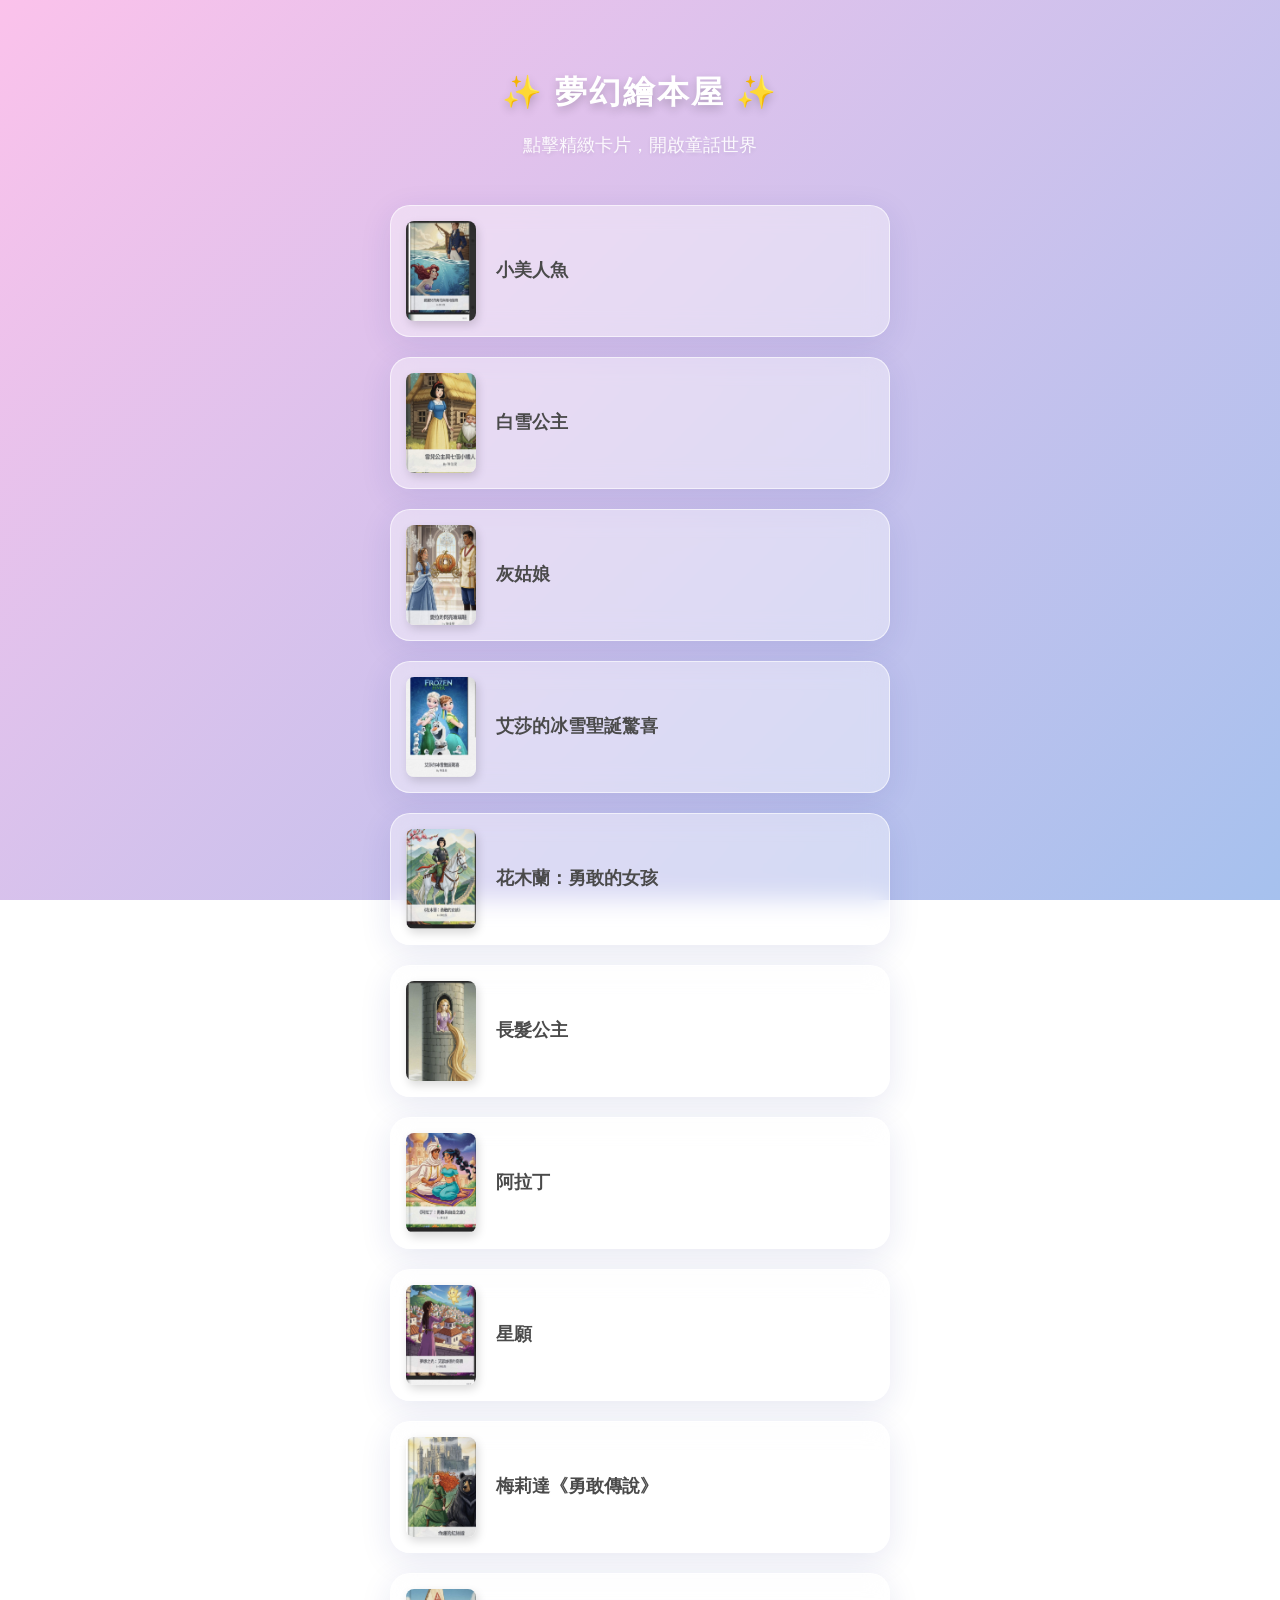
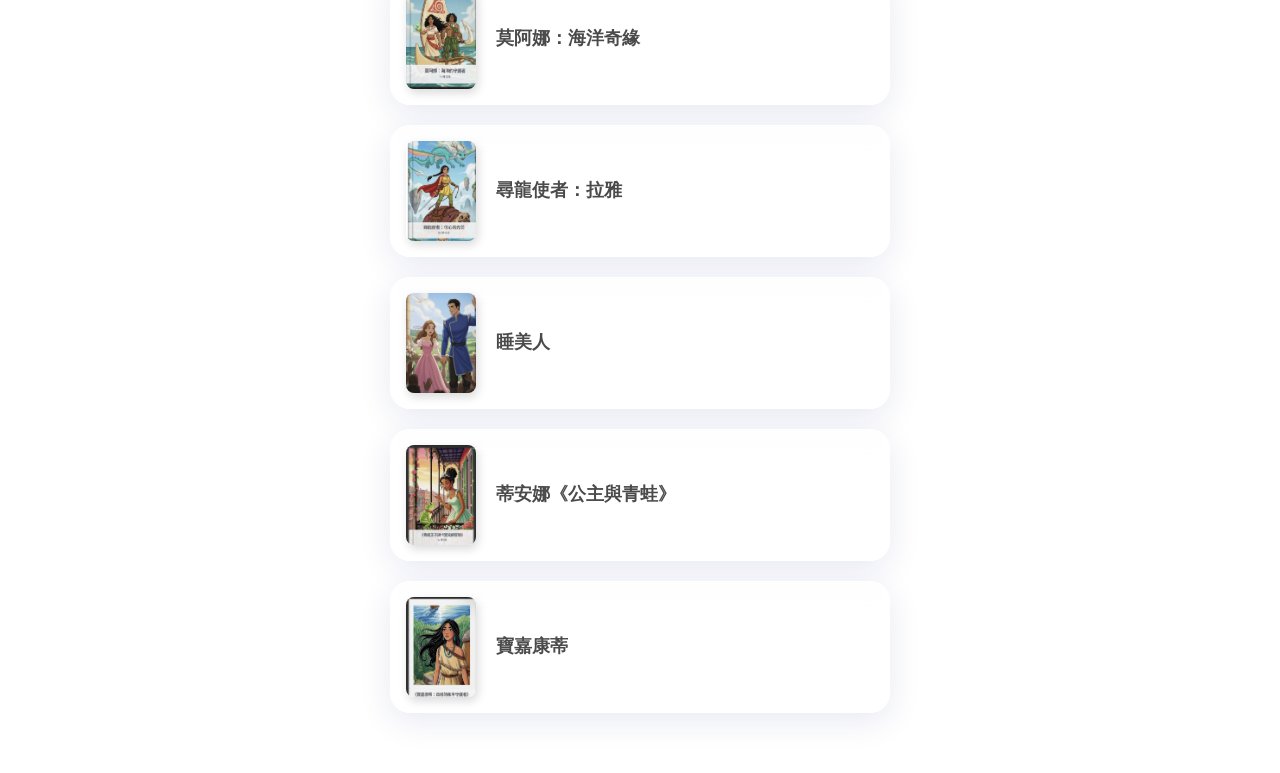
<file: index.html>
<!DOCTYPE html>
<html lang="zh-TW">
<head>
  <meta charset="UTF-8">
  <meta name="viewport" content="width=device-width, initial-scale=1.0">
  <title>我的夢幻繪本屋</title>
  <link rel="stylesheet" href="style.css">
</head>
<body>

  <header>
    <h1>✨ 夢幻繪本屋 ✨</h1>
    <p>點擊精緻卡片，開啟童話世界</p>
  </header>

  <main class="bookshelf">
    
    <a href="viewer.html?book=1.pdf" class="book">
      <img src="covers/cover1.jpg" alt="小美人魚">
      <p>小美人魚</p>
    </a>

    <a href="viewer.html?book=2.pdf" class="book">
      <img src="covers/cover2.jpg" alt="白雪公主">
      <p>白雪公主</p>
    </a>

    <a href="viewer.html?book=3.pdf" class="book">
      <img src="covers/cover3.jpg" alt="灰姑娘">
      <p>灰姑娘</p>
    </a>

    <a href="viewer.html?book=4.pdf" class="book">
      <img src="covers/cover4.jpg" alt="艾莎的冰雪聖誕驚喜">
      <p>艾莎的冰雪聖誕驚喜</p>
    </a>

    <a href="viewer.html?book=5.pdf" class="book">
      <img src="covers/cover5.jpg" alt="花木蘭：勇敢的女孩">
      <p>花木蘭：勇敢的女孩</p>
    </a>

    <a href="viewer.html?book=6.pdf" class="book">
      <img src="covers/cover6.jpg" alt="長髮公主">
      <p>長髮公主</p>
    </a>

    <a href="viewer.html?book=7.pdf" class="book">
      <img src="covers/cover7.jpg" alt="阿拉丁">
      <p>阿拉丁</p>
    </a>

    <a href="viewer.html?book=8.pdf" class="book">
      <img src="covers/cover8.jpg" alt="星願">
      <p>星願</p>
    </a>

    <a href="viewer.html?book=9.pdf" class="book">
      <img src="covers/cover9.jpg" alt="梅莉達《勇敢傳說》">
      <p>梅莉達《勇敢傳說》</p>
    </a>

    <a href="viewer.html?book=10.pdf" class="book">
      <img src="covers/cover10.jpg" alt="莫阿娜：海洋奇緣">
      <p>莫阿娜：海洋奇緣</p>
    </a>

    <a href="viewer.html?book=11.pdf" class="book">
      <img src="covers/cover11.jpg" alt="尋龍使者：拉雅">
      <p>尋龍使者：拉雅</p>
    </a>

    <a href="viewer.html?book=12.pdf" class="book">
      <img src="covers/cover12.jpg" alt="睡美人">
      <p>睡美人</p>
    </a>

    <a href="viewer.html?book=13.pdf" class="book">
      <img src="covers/cover13.jpg" alt="蒂安娜《公主與青蛙》">
      <p>蒂安娜《公主與青蛙》</p>
    </a>

    <a href="viewer.html?book=14.pdf" class="book">
      <img src="covers/cover14.jpg" alt="寶嘉康蒂">
      <p>寶嘉康蒂</p>
    </a>

  </main>

</body>
</html>
</file>
<file: style.css>
/* 夢幻漸層背景設定 */
body {
  font-family: 'Helvetica Neue', 'PingFang TC', '微軟正黑體', sans-serif;
  /* 柔和的粉紫到粉藍漸層，並固定背景不隨捲動改變 */
  background: linear-gradient(135deg, #fbc2eb 0%, #a6c1ee 100%);
  background-attachment: fixed;
  margin: 0;
  padding: 0;
  color: #333;
}

/* 網頁標題區域 */
header {
  text-align: center;
  padding: 50px 20px 30px;
}

h1 {
  font-size: 2rem;
  color: #fff;
  text-shadow: 0 4px 10px rgba(0, 0, 0, 0.2); /* 讓白色文字在漸層背景上發光 */
  margin-bottom: 10px;
  letter-spacing: 2px;
}

header p {
  color: #fff;
  font-size: 1.1rem;
  opacity: 0.9;
  text-shadow: 0 2px 5px rgba(0, 0, 0, 0.1);
}

/* 單欄書單排版 (限制最大寬度，讓卡片置中) */
.bookshelf {
  display: flex;
  flex-direction: column;
  gap: 20px; /* 每本書之間的間距 */
  max-width: 500px;
  margin: 0 auto;
  padding: 0 20px 60px;
}

/* 夢幻毛玻璃卡片特效 (每一本書的區塊) */
.book {
  display: flex;
  align-items: center;
  text-decoration: none;
  background: rgba(255, 255, 255, 0.4); /* 半透明白色 */
  backdrop-filter: blur(12px); /* 背景模糊特效 (蘋果iOS風格) */
  -webkit-backdrop-filter: blur(12px);
  border: 1px solid rgba(255, 255, 255, 0.6); /* 卡片邊緣微光 */
  border-radius: 20px; /* 圓角卡片 */
  padding: 15px;
  box-shadow: 0 8px 32px rgba(31, 38, 135, 0.1); /* 柔和的陰影 */
  transition: all 0.3s ease; /* 動畫過渡效果 */
}

/* 滑鼠碰到或手指點擊時的浮起與發光特效 */
.book:hover, .book:active {
  transform: translateY(-5px) scale(1.02);
  background: rgba(255, 255, 255, 0.6);
  box-shadow: 0 12px 40px rgba(31, 38, 135, 0.2);
}

/* 書籍封面圖片 */
.book img {
  width: 70px; /* 固定寬度，小巧精緻 */
  height: 100px;
  object-fit: cover;
  border-radius: 8px;
  box-shadow: 2px 4px 10px rgba(0, 0, 0, 0.15);
  flex-shrink: 0; /* 防止圖片被壓縮 */
}

/* 書名文字 */
.book p {
  margin-left: 20px;
  font-size: 1.1rem;
  font-weight: bold;
  color: #4a4a4a;
  line-height: 1.4;
}
</file>
